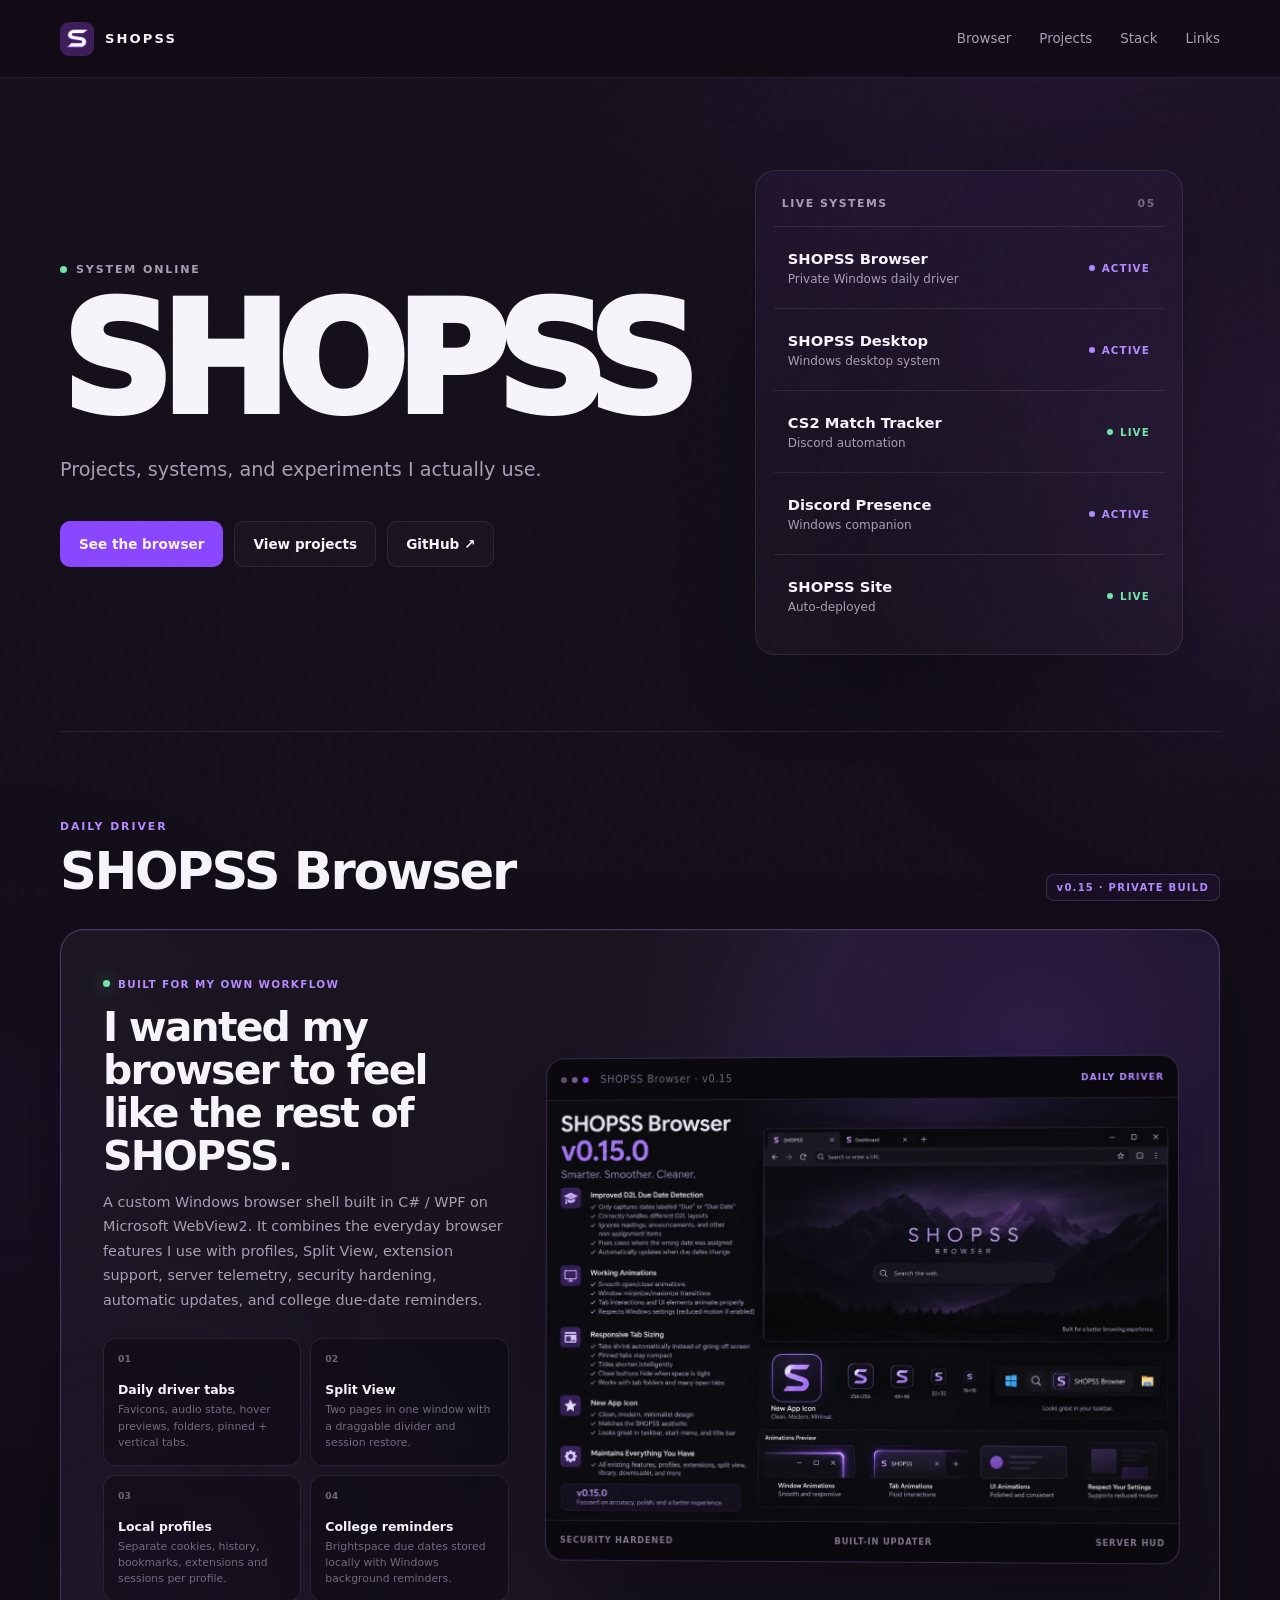
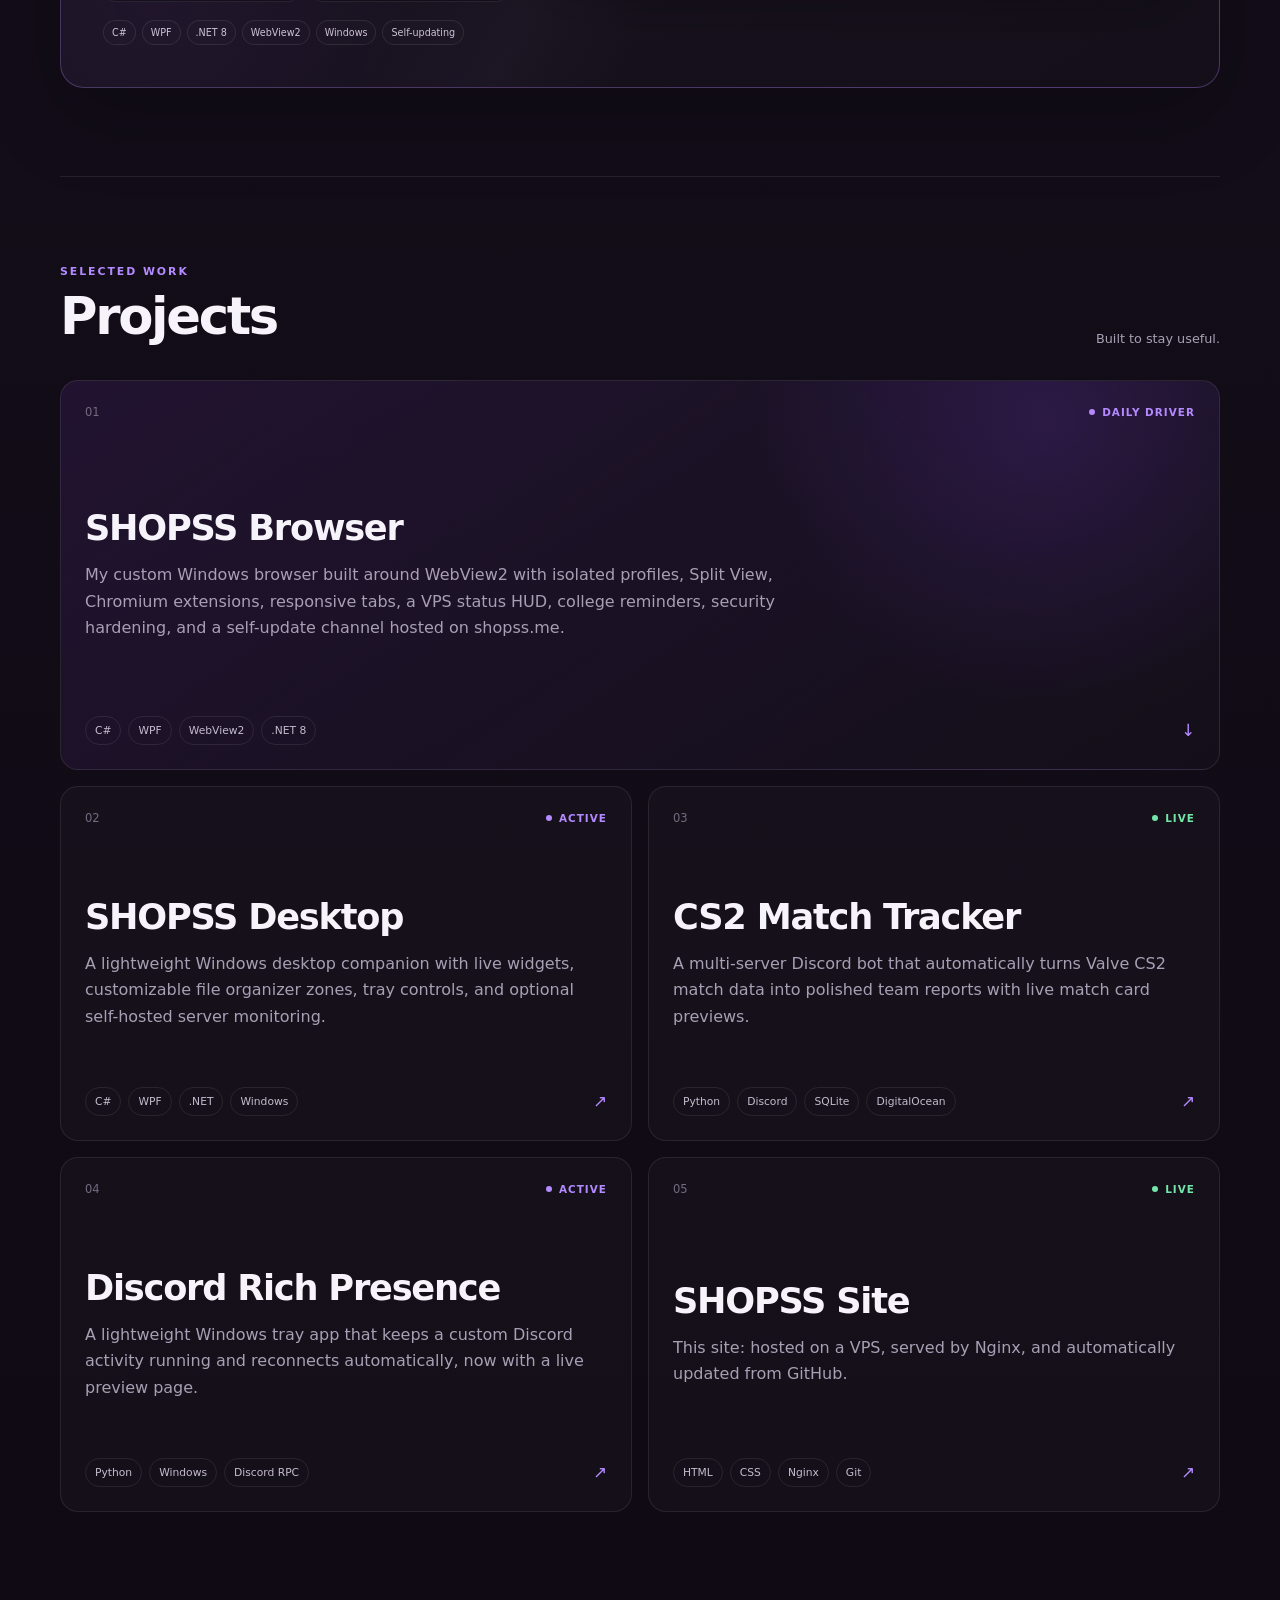
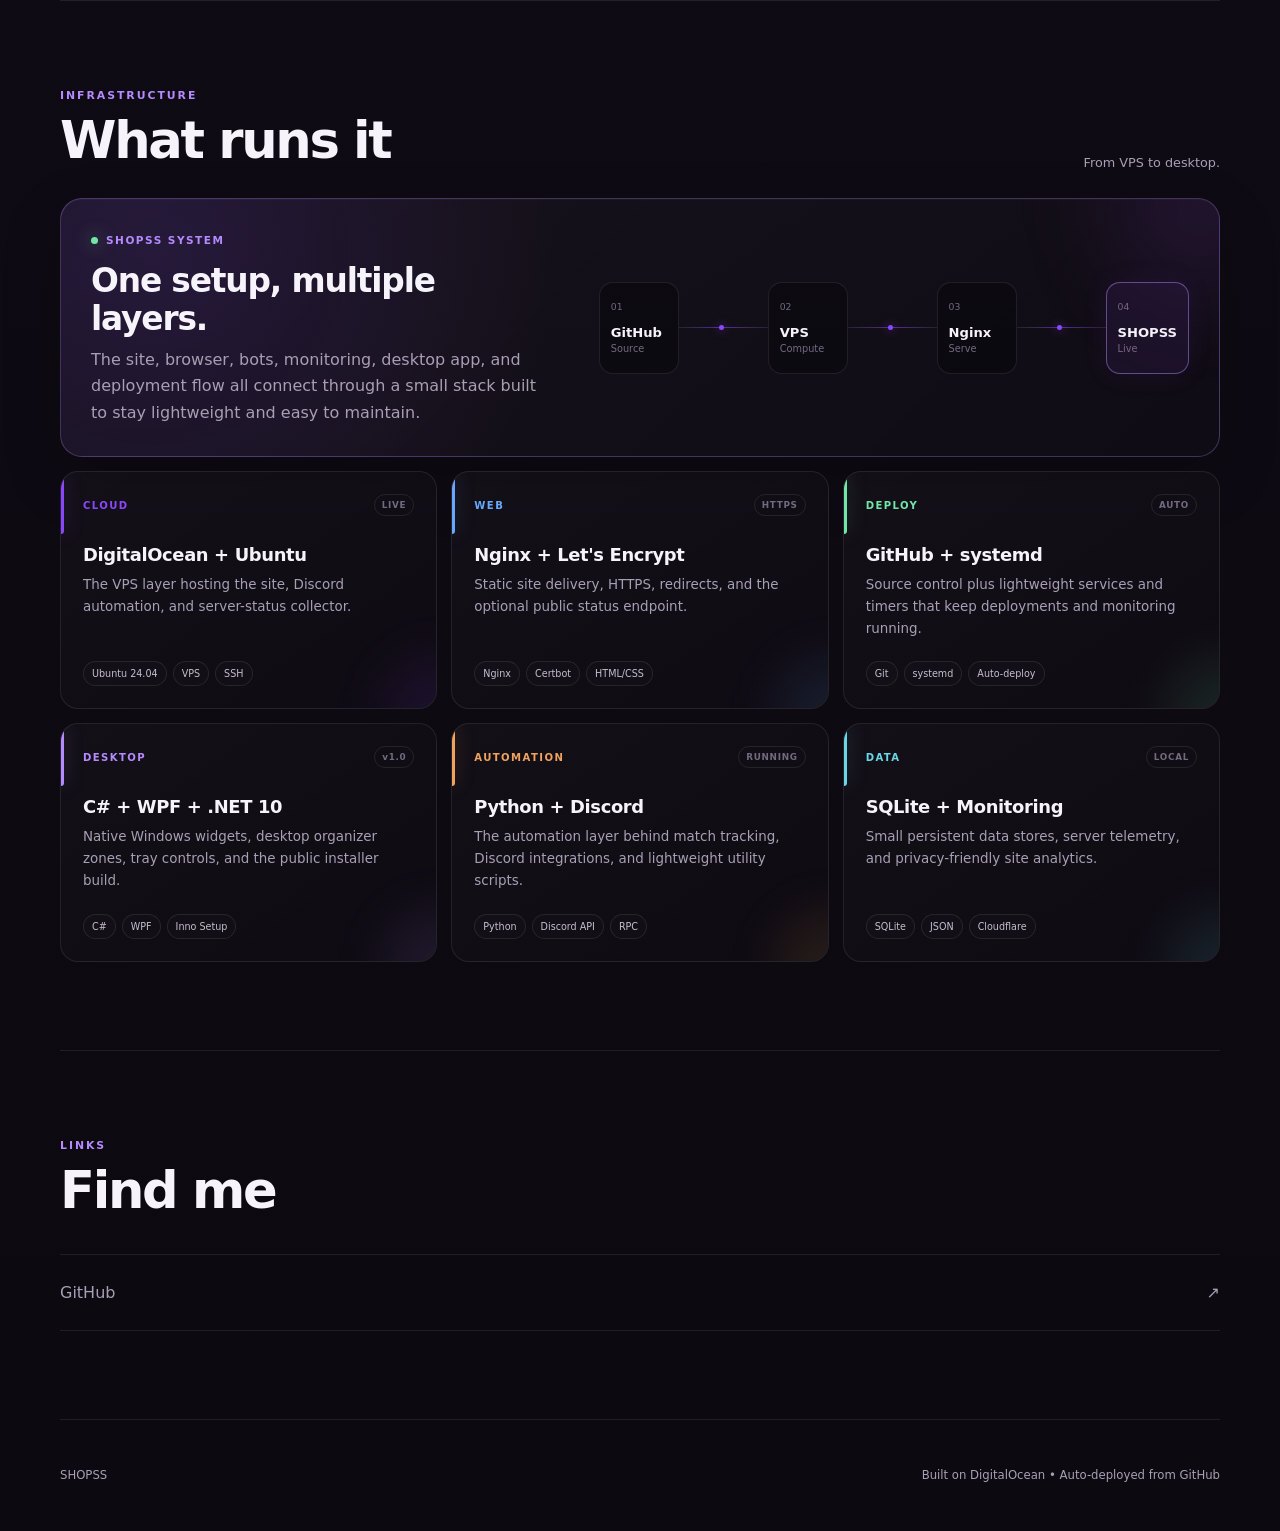
<file: index.html>
<!doctype html>
<html lang="en">
<head>
  <meta charset="utf-8">
  <meta name="viewport" content="width=device-width, initial-scale=1">
  <meta name="theme-color" content="#3C205B">
  <meta name="description" content="SHOPSS — projects, systems, and things I build.">
  <title>SHOPSS</title>
  <link rel="icon" href="assets/shopss-logo.png">
  <link rel="stylesheet" href="styles.css?v=2.9">
</head>
<body>
  <div class="noise" aria-hidden="true"></div>
  <div class="glow glow-one" aria-hidden="true"></div>
  <div class="glow glow-two" aria-hidden="true"></div>

  <header class="site-header">
    <a class="brand" href="#top">
      <img src="assets/shopss-logo.png" alt="">
      <span>SHOPSS</span>
    </a>

    <nav>
      <a href="#browser">Browser</a>
      <a href="#projects">Projects</a>
      <a href="#stack">Stack</a>
      <a href="#links">Links</a>
    </nav>
  </header>

  <main id="top">
    <section class="hero reveal">
      <div class="hero-left">
        <div class="eyebrow">
          <span class="pulse"></span>
          <span>SYSTEM ONLINE</span>
        </div>

        <h1>SHOPSS</h1>
        <p class="hero-copy">
          Projects, systems, and experiments I actually use.
        </p>

        <div class="hero-actions">
          <a class="btn primary" href="#browser">See the browser</a>
          <a class="btn secondary" href="#projects">View projects</a>
          <a class="btn secondary" href="https://github.com/OP2U" target="_blank" rel="noreferrer">GitHub ↗</a>
        </div>
      </div>

      <div class="hero-panel">
        <div class="panel-top">
          <span>LIVE SYSTEMS</span>
          <span class="panel-count">05</span>
        </div>

        <div class="system-row">
          <div>
            <strong>SHOPSS Browser</strong>
            <span>Private Windows daily driver</span>
          </div>
          <span class="status active">ACTIVE</span>
        </div>

        <div class="system-row">
          <div>
            <strong>SHOPSS Desktop</strong>
            <span>Windows desktop system</span>
          </div>
          <span class="status active">ACTIVE</span>
        </div>

        <div class="system-row">
          <div>
            <strong>CS2 Match Tracker</strong>
            <span>Discord automation</span>
          </div>
          <span class="status live">LIVE</span>
        </div>

        <div class="system-row">
          <div>
            <strong>Discord Presence</strong>
            <span>Windows companion</span>
          </div>
          <span class="status active">ACTIVE</span>
        </div>

        <div class="system-row">
          <div>
            <strong>SHOPSS Site</strong>
            <span>Auto-deployed</span>
          </div>
          <span class="status live">LIVE</span>
        </div>
      </div>
    </section>

    <section class="section browser-showcase reveal" id="browser">
      <div class="section-head browser-showcase-head">
        <div>
          <p class="kicker">DAILY DRIVER</p>
          <h2>SHOPSS Browser</h2>
        </div>
        <span class="browser-build">v0.15 · PRIVATE BUILD</span>
      </div>

      <div class="browser-stage">
        <div class="browser-copy">
          <span class="browser-live"><i></i> BUILT FOR MY OWN WORKFLOW</span>
          <h3>I wanted my browser to feel like the rest of SHOPSS.</h3>
          <p>
            A custom Windows browser shell built in C# / WPF on Microsoft WebView2. It combines
            the everyday browser features I use with profiles, Split View, extension support,
            server telemetry, security hardening, automatic updates, and college due-date reminders.
          </p>

          <div class="browser-feature-grid">
            <div class="browser-feature"><span>01</span><strong>Daily driver tabs</strong><small>Favicons, audio state, hover previews, folders, pinned + vertical tabs.</small></div>
            <div class="browser-feature"><span>02</span><strong>Split View</strong><small>Two pages in one window with a draggable divider and session restore.</small></div>
            <div class="browser-feature"><span>03</span><strong>Local profiles</strong><small>Separate cookies, history, bookmarks, extensions and sessions per profile.</small></div>
            <div class="browser-feature"><span>04</span><strong>College reminders</strong><small>Brightspace due dates stored locally with Windows background reminders.</small></div>
          </div>

          <div class="browser-tags">
            <span>C#</span><span>WPF</span><span>.NET 8</span><span>WebView2</span><span>Windows</span><span>Self-updating</span>
          </div>
        </div>

        <div class="browser-visual">
          <div class="browser-visual-top">
            <div class="window-dots"><i></i><i></i><i></i></div>
            <span>SHOPSS Browser · v0.15</span>
            <b>DAILY DRIVER</b>
          </div>
          <img src="assets/shopss-browser-v015.webp" alt="SHOPSS Browser v0.15 interface and feature showcase" loading="lazy">
          <div class="browser-visual-bottom">
            <span>SECURITY HARDENED</span>
            <span>BUILT-IN UPDATER</span>
            <span>SERVER HUD</span>
          </div>
        </div>
      </div>
    </section>

    <section class="section reveal" id="projects">
      <div class="section-head">
        <div>
          <p class="kicker">SELECTED WORK</p>
          <h2>Projects</h2>
        </div>
        <span class="section-note">Built to stay useful.</span>
      </div>

      <div class="projects-grid">
        <a class="project-card featured browser-project-card" href="#browser">
          <div class="project-meta">
            <span>01</span>
            <span class="status active">DAILY DRIVER</span>
          </div>

          <div class="project-main">
            <h3>SHOPSS Browser</h3>
            <p>
              My custom Windows browser built around WebView2 with isolated profiles, Split View,
              Chromium extensions, responsive tabs, a VPS status HUD, college reminders, security
              hardening, and a self-update channel hosted on shopss.me.
            </p>
          </div>

          <div class="project-footer">
            <div class="tags">
              <span>C#</span><span>WPF</span><span>WebView2</span><span>.NET 8</span>
            </div>
            <span class="open-arrow">↓</span>
          </div>
        </a>

        <a class="project-card" href="projects/shopss-desktop.html">
          <div class="project-meta">
            <span>02</span>
            <span class="status active">ACTIVE</span>
          </div>

          <div class="project-main">
            <h3>SHOPSS Desktop</h3>
            <p>
              A lightweight Windows desktop companion with live widgets, customizable
              file organizer zones, tray controls, and optional self-hosted server monitoring.
            </p>
          </div>

          <div class="project-footer">
            <div class="tags">
              <span>C#</span>
              <span>WPF</span>
              <span>.NET</span>
              <span>Windows</span>
            </div>
            <span class="open-arrow">↗</span>
          </div>
        </a>

        <a class="project-card" href="projects/cs2-match-tracker.html">
          <div class="project-meta">
            <span>03</span>
            <span class="status live">LIVE</span>
          </div>

          <div class="project-main">
            <h3>CS2 Match Tracker</h3>
            <p>
              A multi-server Discord bot that automatically turns Valve CS2 match data
              into polished team reports with live match card previews.
            </p>
          </div>

          <div class="project-footer">
            <div class="tags">
              <span>Python</span>
              <span>Discord</span>
              <span>SQLite</span>
              <span>DigitalOcean</span>
            </div>
            <span class="open-arrow">↗</span>
          </div>
        </a>

        <a class="project-card" href="projects/discord-presence.html">
          <div class="project-meta">
            <span>04</span>
            <span class="status active">ACTIVE</span>
          </div>

          <div class="project-main">
            <h3>Discord Rich Presence</h3>
            <p>
              A lightweight Windows tray app that keeps a custom Discord activity running
              and reconnects automatically, now with a live preview page.
            </p>
          </div>

          <div class="project-footer">
            <div class="tags">
              <span>Python</span>
              <span>Windows</span>
              <span>Discord RPC</span>
            </div>
            <span class="open-arrow">↗</span>
          </div>
        </a>

        <a class="project-card" href="https://github.com/OP2U/shopss-site" target="_blank" rel="noreferrer">
          <div class="project-meta">
            <span>05</span>
            <span class="status live">LIVE</span>
          </div>

          <div class="project-main">
            <h3>SHOPSS Site</h3>
            <p>
              This site: hosted on a VPS, served by Nginx, and automatically updated from GitHub.
            </p>
          </div>

          <div class="project-footer">
            <div class="tags">
              <span>HTML</span>
              <span>CSS</span>
              <span>Nginx</span>
              <span>Git</span>
            </div>
            <span class="open-arrow">↗</span>
          </div>
        </a>
      </div>
    </section>

    <section class="section reveal stack-section" id="stack">
      <div class="section-head stack-head">
        <div>
          <p class="kicker">INFRASTRUCTURE</p>
          <h2>What runs it</h2>
        </div>
        <span class="section-note">From VPS to desktop.</span>
      </div>

      <div class="stack-overview">
        <div class="stack-overview-copy">
          <span class="stack-live"><i></i> SHOPSS SYSTEM</span>
          <h3>One setup, multiple layers.</h3>
          <p>
            The site, browser, bots, monitoring, desktop app, and deployment flow all connect through
            a small stack built to stay lightweight and easy to maintain.
          </p>
        </div>

        <div class="stack-route" aria-label="SHOPSS infrastructure flow">
          <div class="route-node">
            <span>01</span>
            <strong>GitHub</strong>
            <small>Source</small>
          </div>
          <div class="route-line"><b></b></div>
          <div class="route-node">
            <span>02</span>
            <strong>VPS</strong>
            <small>Compute</small>
          </div>
          <div class="route-line"><b></b></div>
          <div class="route-node">
            <span>03</span>
            <strong>Nginx</strong>
            <small>Serve</small>
          </div>
          <div class="route-line"><b></b></div>
          <div class="route-node active">
            <span>04</span>
            <strong>SHOPSS</strong>
            <small>Live</small>
          </div>
        </div>
      </div>

      <div class="stack-system-grid">
        <article class="stack-card accent-purple">
          <div class="stack-card-top">
            <span class="stack-code">CLOUD</span>
            <span class="stack-state">LIVE</span>
          </div>
          <h3>DigitalOcean + Ubuntu</h3>
          <p>The VPS layer hosting the site, Discord automation, and server-status collector.</p>
          <div class="stack-tags">
            <span>Ubuntu 24.04</span>
            <span>VPS</span>
            <span>SSH</span>
          </div>
        </article>

        <article class="stack-card accent-blue">
          <div class="stack-card-top">
            <span class="stack-code">WEB</span>
            <span class="stack-state">HTTPS</span>
          </div>
          <h3>Nginx + Let's Encrypt</h3>
          <p>Static site delivery, HTTPS, redirects, and the optional public status endpoint.</p>
          <div class="stack-tags">
            <span>Nginx</span>
            <span>Certbot</span>
            <span>HTML/CSS</span>
          </div>
        </article>

        <article class="stack-card accent-green">
          <div class="stack-card-top">
            <span class="stack-code">DEPLOY</span>
            <span class="stack-state">AUTO</span>
          </div>
          <h3>GitHub + systemd</h3>
          <p>Source control plus lightweight services and timers that keep deployments and monitoring running.</p>
          <div class="stack-tags">
            <span>Git</span>
            <span>systemd</span>
            <span>Auto-deploy</span>
          </div>
        </article>

        <article class="stack-card accent-violet">
          <div class="stack-card-top">
            <span class="stack-code">DESKTOP</span>
            <span class="stack-state">v1.0</span>
          </div>
          <h3>C# + WPF + .NET 10</h3>
          <p>Native Windows widgets, desktop organizer zones, tray controls, and the public installer build.</p>
          <div class="stack-tags">
            <span>C#</span>
            <span>WPF</span>
            <span>Inno Setup</span>
          </div>
        </article>

        <article class="stack-card accent-orange">
          <div class="stack-card-top">
            <span class="stack-code">AUTOMATION</span>
            <span class="stack-state">RUNNING</span>
          </div>
          <h3>Python + Discord</h3>
          <p>The automation layer behind match tracking, Discord integrations, and lightweight utility scripts.</p>
          <div class="stack-tags">
            <span>Python</span>
            <span>Discord API</span>
            <span>RPC</span>
          </div>
        </article>

        <article class="stack-card accent-cyan">
          <div class="stack-card-top">
            <span class="stack-code">DATA</span>
            <span class="stack-state">LOCAL</span>
          </div>
          <h3>SQLite + Monitoring</h3>
          <p>Small persistent data stores, server telemetry, and privacy-friendly site analytics.</p>
          <div class="stack-tags">
            <span>SQLite</span>
            <span>JSON</span>
            <span>Cloudflare</span>
          </div>
        </article>
      </div>
    </section>

    <section class="section links-section reveal" id="links">
      <div class="section-head">
        <div>
          <p class="kicker">LINKS</p>
          <h2>Find me</h2>
        </div>
      </div>

      <div class="link-list">
        <a href="https://github.com/OP2U" target="_blank" rel="noreferrer">
          <span>GitHub</span>
          <span>↗</span>
        </a>
      </div>
    </section>
  </main>

  <footer>
    <span>SHOPSS</span>
    <span>Built on DigitalOcean • Auto-deployed from GitHub</span>
  </footer>

  <script>
    const observer = new IntersectionObserver((entries) => {
      for (const entry of entries) {
        if (entry.isIntersecting) entry.target.classList.add('visible');
      }
    }, { threshold: 0.12 });

    document.querySelectorAll('.reveal').forEach((el) => observer.observe(el));
  </script>
  <!-- Cloudflare Web Analytics --><script type='module' src='https://static.cloudflareinsights.com/beacon.min.js' data-cf-beacon='{"token": "be7c877c55914dae92224637ea826878"}'></script><!-- End Cloudflare Web Analytics -->
</body>
</html>
</file>
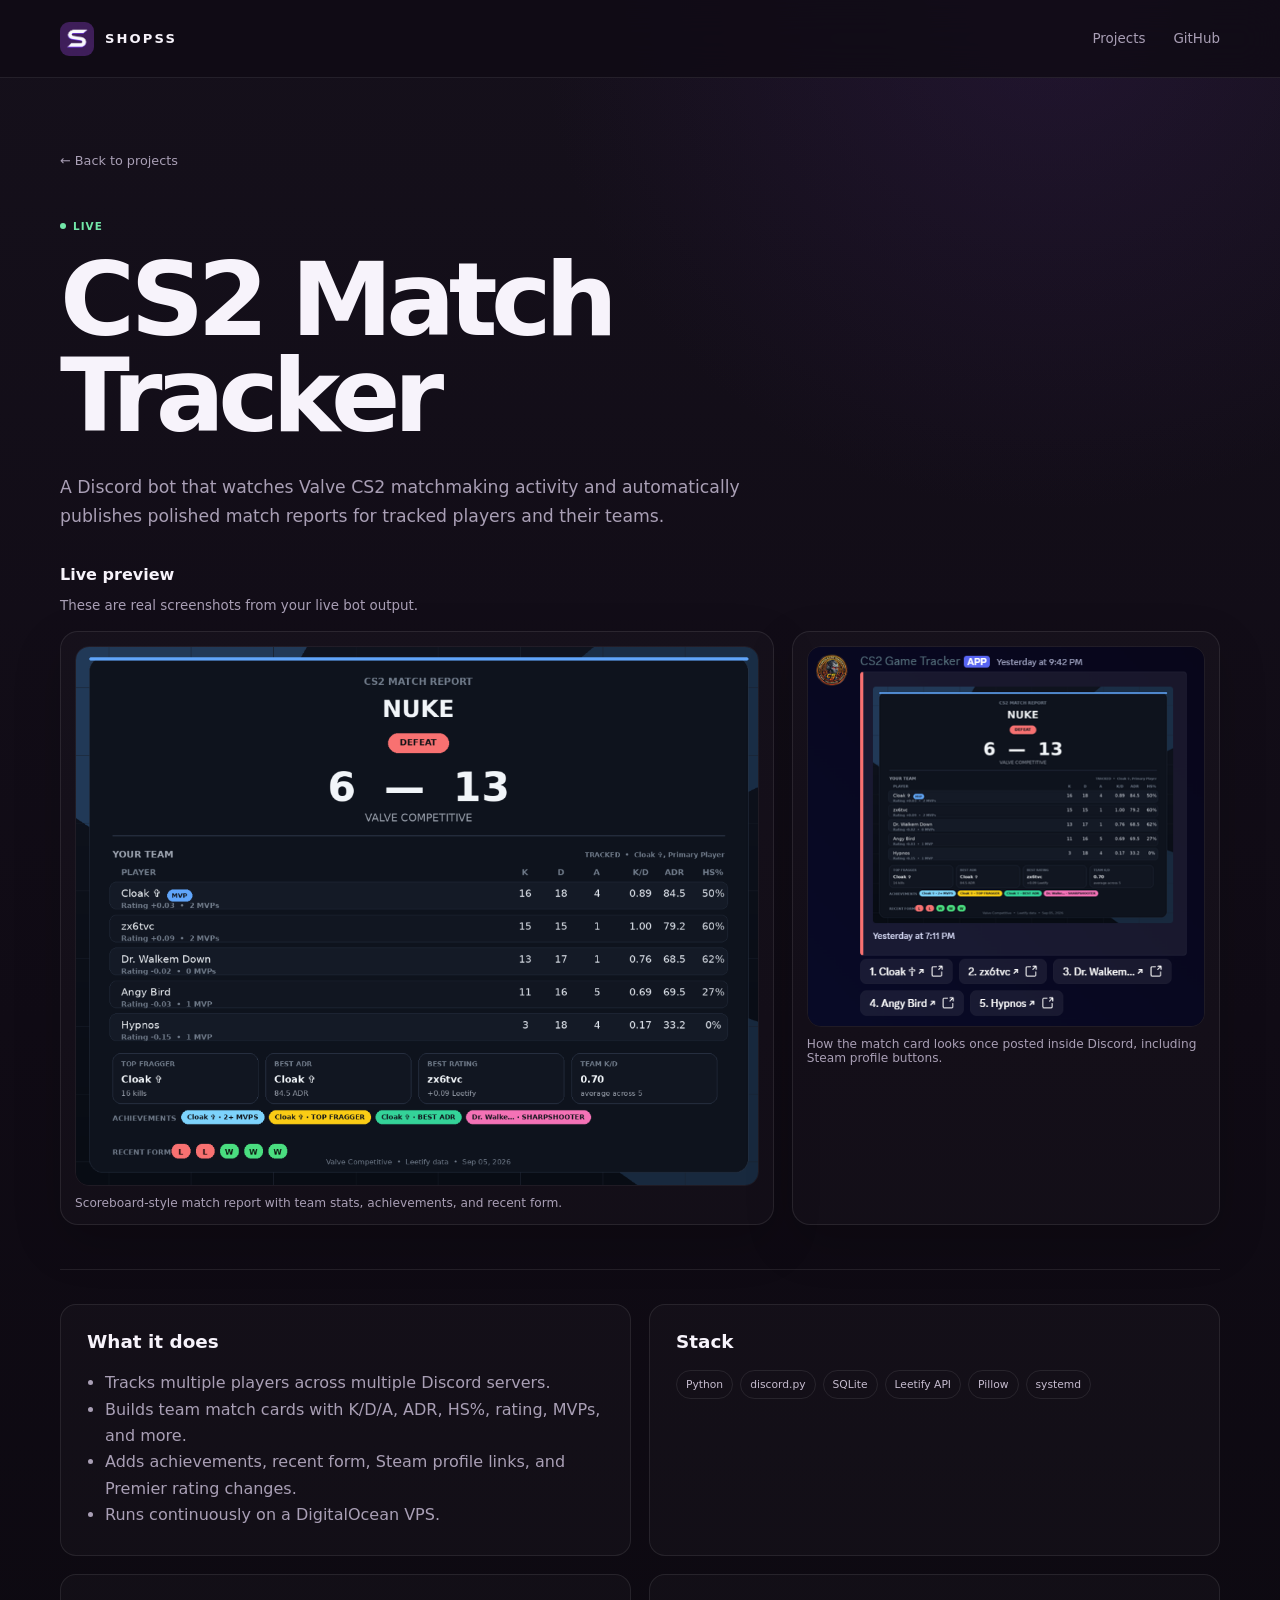
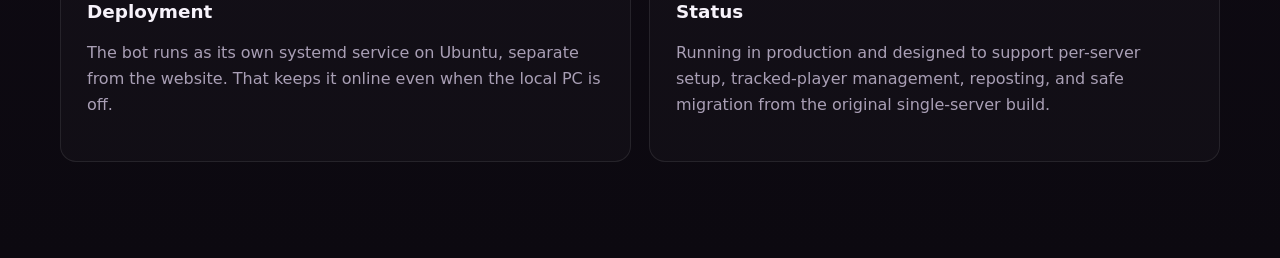
<file: projects/cs2-match-tracker.html>
<!doctype html>
<html lang="en">
<head>
  <meta charset="utf-8">
  <meta name="viewport" content="width=device-width, initial-scale=1">
  <meta name="theme-color" content="#3C205B">
  <title>CS2 Match Tracker — SHOPSS</title>
  <link rel="icon" href="../assets/shopss-logo.png">
  <link rel="stylesheet" href="project.css?v=2.2">
</head>
<body>
  <header class="site-header">
    <a class="brand" href="../index.html">
      <img src="../assets/shopss-logo.png" alt="">
      <span>SHOPSS</span>
    </a>
    <nav><a href="../index.html#projects">Projects</a><a href="https://github.com/OP2U" target="_blank" rel="noreferrer">GitHub</a></nav>
  </header>

  <main class="project-page">
    <a class="project-back" href="../index.html#projects">← Back to projects</a>

    <section class="project-hero">
      <span class="status live">LIVE</span>
      <h1>CS2 Match Tracker</h1>
      <p class="project-lead">
        A Discord bot that watches Valve CS2 matchmaking activity and automatically
        publishes polished match reports for tracked players and their teams.
      </p>

      <section class="project-media">
        <h2>Live preview</h2>
        <p class="lead-note">These are real screenshots from your live bot output.</p>

        <div class="project-media-grid">
          <div class="preview-card">
            <img src="../assets/projects/cs2-match-tracker.png" alt="CS2 match tracker scoreboard preview">
            <small>Scoreboard-style match report with team stats, achievements, and recent form.</small>
          </div>

          <div class="preview-card">
            <img src="../assets/projects/cs2-discord-post.png" alt="CS2 match tracker Discord message preview">
            <small>How the match card looks once posted inside Discord, including Steam profile buttons.</small>
          </div>
        </div>
      </section>
    </section>

    <section class="project-detail-grid">
      <article class="detail-card">
        <h2>What it does</h2>
        <ul>
          <li>Tracks multiple players across multiple Discord servers.</li>
          <li>Builds team match cards with K/D/A, ADR, HS%, rating, MVPs, and more.</li>
          <li>Adds achievements, recent form, Steam profile links, and Premier rating changes.</li>
          <li>Runs continuously on a DigitalOcean VPS.</li>
        </ul>
      </article>

      <article class="detail-card">
        <h2>Stack</h2>
        <div class="tags">
          <span>Python</span>
          <span>discord.py</span>
          <span>SQLite</span>
          <span>Leetify API</span>
          <span>Pillow</span>
          <span>systemd</span>
        </div>
      </article>

      <article class="detail-card">
        <h2>Deployment</h2>
        <p>
          The bot runs as its own systemd service on Ubuntu, separate from the website.
          That keeps it online even when the local PC is off.
        </p>
      </article>

      <article class="detail-card">
        <h2>Status</h2>
        <p>
          Running in production and designed to support per-server setup, tracked-player
          management, reposting, and safe migration from the original single-server build.
        </p>
      </article>
    </section>
  </main>
  <!-- Cloudflare Web Analytics --><script type='module' src='https://static.cloudflareinsights.com/beacon.min.js' data-cf-beacon='{"token": "be7c877c55914dae92224637ea826878"}'></script><!-- End Cloudflare Web Analytics -->
</body>
</html>
</file>
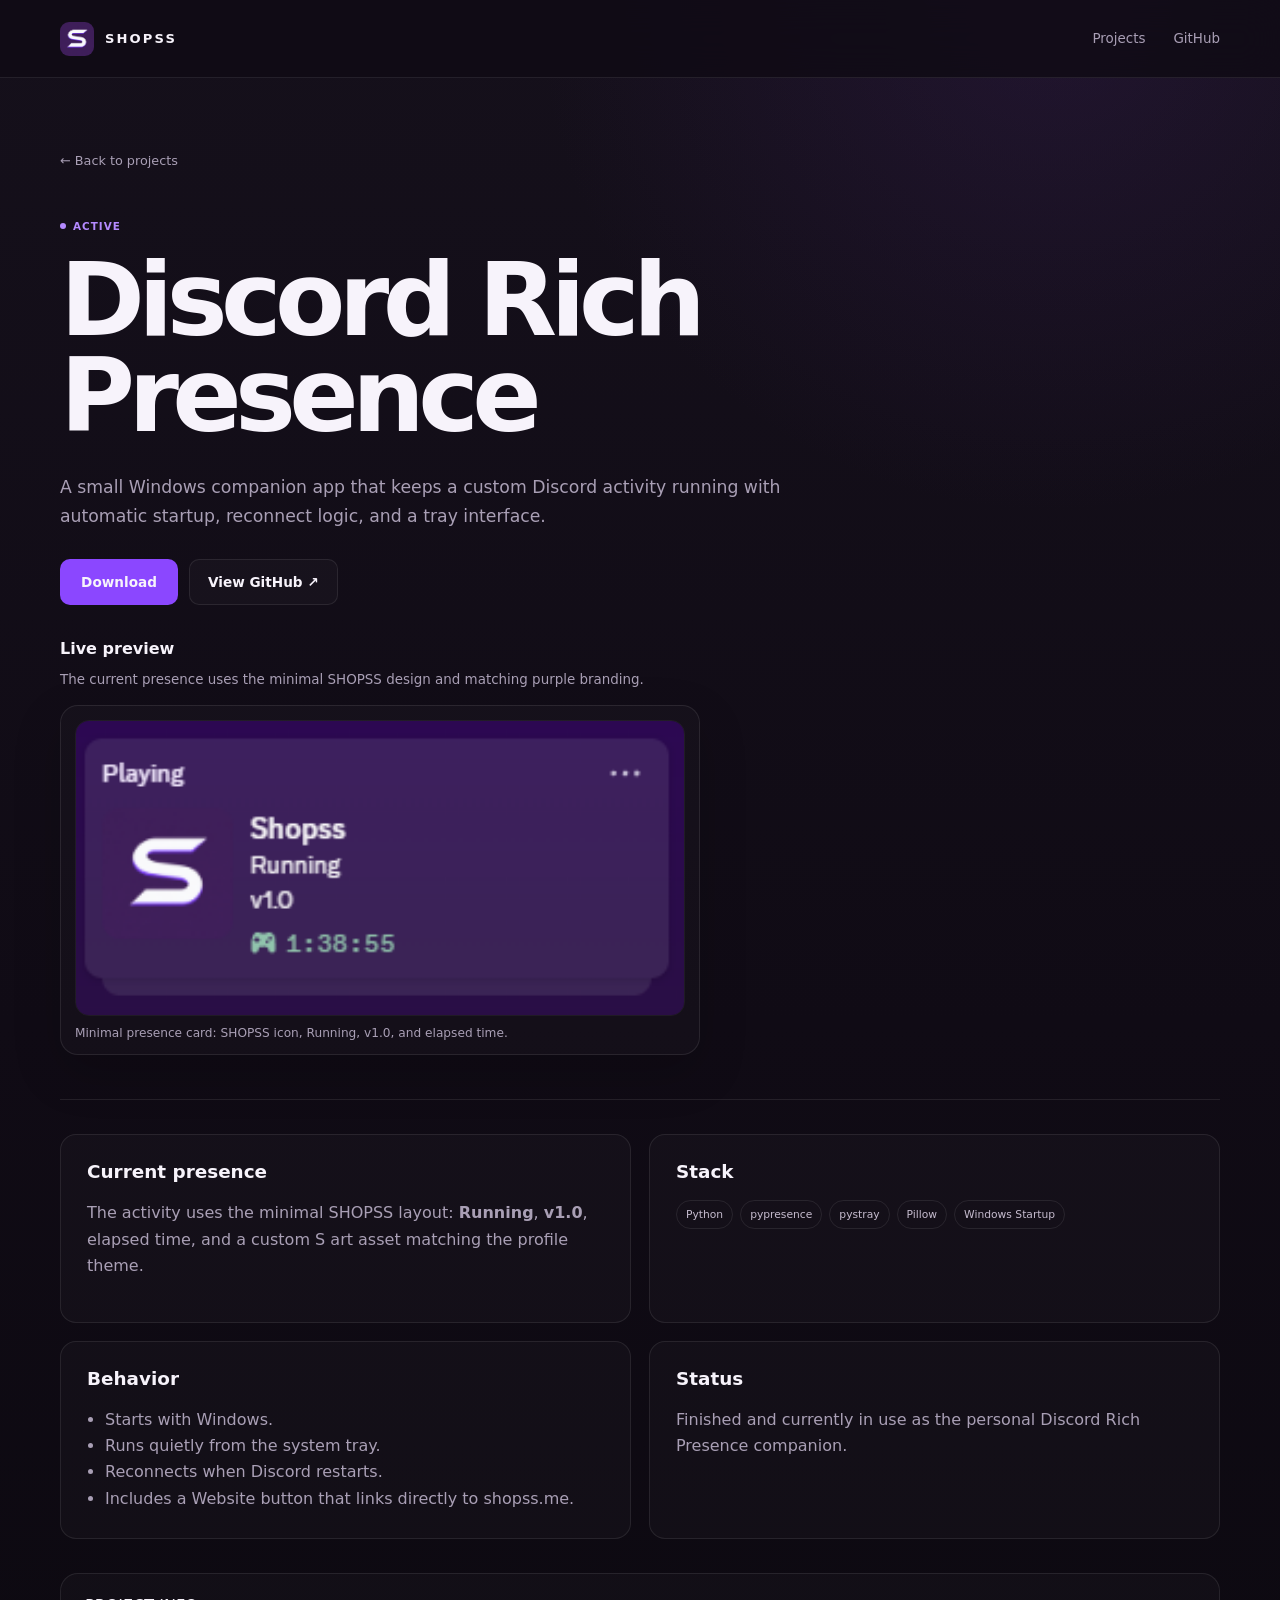
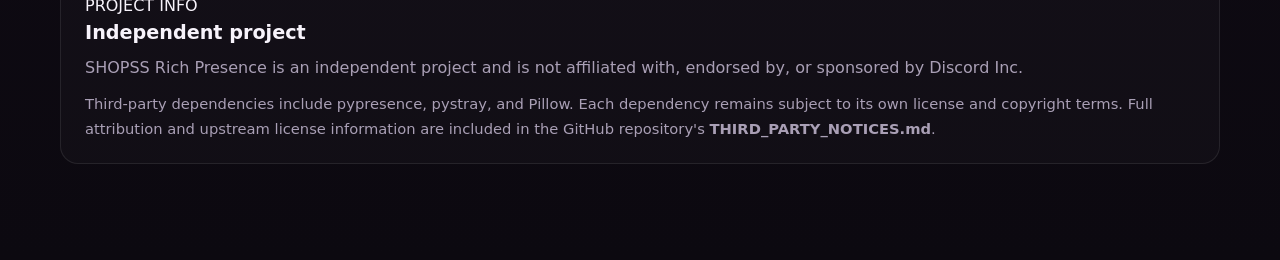
<file: projects/discord-presence.html>
<!doctype html>
<html lang="en">
<head>
  <meta charset="utf-8">
  <meta name="viewport" content="width=device-width, initial-scale=1">
  <meta name="theme-color" content="#3C205B">
  <title>Discord Rich Presence — SHOPSS</title>
  <link rel="icon" href="../assets/shopss-logo.png">
  <link rel="stylesheet" href="project.css?v=2.5">
</head>
<body>
  <header class="site-header">
    <a class="brand" href="../index.html">
      <img src="../assets/shopss-logo.png" alt="">
      <span>SHOPSS</span>
    </a>
    <nav><a href="../index.html#projects">Projects</a><a href="https://github.com/OP2U" target="_blank" rel="noreferrer">GitHub</a></nav>
  </header>

  <main class="project-page">
    <a class="project-back" href="../index.html#projects">← Back to projects</a>

    <section class="project-hero">
      <span class="status active">ACTIVE</span>
      <h1>Discord Rich Presence</h1>
      <p class="project-lead">
        A small Windows companion app that keeps a custom Discord activity running with
        automatic startup, reconnect logic, and a tray interface.
      </p>

      <div class="project-actions">
        <a class="btn primary"
           href="https://github.com/OP2U/shopss-rich-presence/archive/refs/heads/main.zip">
          Download
        </a>
        <a class="btn secondary"
           href="https://github.com/OP2U/shopss-rich-presence"
           target="_blank"
           rel="noreferrer">
          View GitHub ↗
        </a>
      </div>

      <section class="project-media">
        <h2>Live preview</h2>
        <p class="lead-note">The current presence uses the minimal SHOPSS design and matching purple branding.</p>

        <div class="preview-card" style="max-width: 640px;">
          <img src="../assets/projects/discord-rich-presence.png" alt="Discord rich presence preview">
          <small>Minimal presence card: SHOPSS icon, Running, v1.0, and elapsed time.</small>
        </div>
      </section>
    </section>

    <section class="project-detail-grid">
      <article class="detail-card">
        <h2>Current presence</h2>
        <p>
          The activity uses the minimal SHOPSS layout: <strong>Running</strong>,
          <strong>v1.0</strong>, elapsed time, and a custom S art asset matching the profile theme.
        </p>
      </article>

      <article class="detail-card">
        <h2>Stack</h2>
        <div class="tags">
          <span>Python</span>
          <span>pypresence</span>
          <span>pystray</span>
          <span>Pillow</span>
          <span>Windows Startup</span>
        </div>
      </article>

      <article class="detail-card">
        <h2>Behavior</h2>
        <ul>
          <li>Starts with Windows.</li>
          <li>Runs quietly from the system tray.</li>
          <li>Reconnects when Discord restarts.</li>
          <li>Includes a Website button that links directly to shopss.me.</li>
        </ul>
      </article>

      <article class="detail-card">
        <h2>Status</h2>
        <p>
          Finished and currently in use as the personal Discord Rich Presence companion.
        </p>
      </article>
    </section>
  
      <section class="legal-note" aria-labelledby="legal-title">
        <div class="section-kicker">PROJECT INFO</div>
        <h2 id="legal-title">Independent project</h2>
        <p>
          SHOPSS Rich Presence is an independent project and is not affiliated with,
          endorsed by, or sponsored by Discord Inc.
        </p>
        <p class="legal-small">
          Third-party dependencies include pypresence, pystray, and Pillow. Each
          dependency remains subject to its own license and copyright terms. Full
          attribution and upstream license information are included in the GitHub
          repository's <strong>THIRD_PARTY_NOTICES.md</strong>.
        </p>
      </section>

    </main>
  <!-- Cloudflare Web Analytics --><script type='module' src='https://static.cloudflareinsights.com/beacon.min.js' data-cf-beacon='{"token": "be7c877c55914dae92224637ea826878"}'></script><!-- End Cloudflare Web Analytics -->
</body>
</html>
</file>
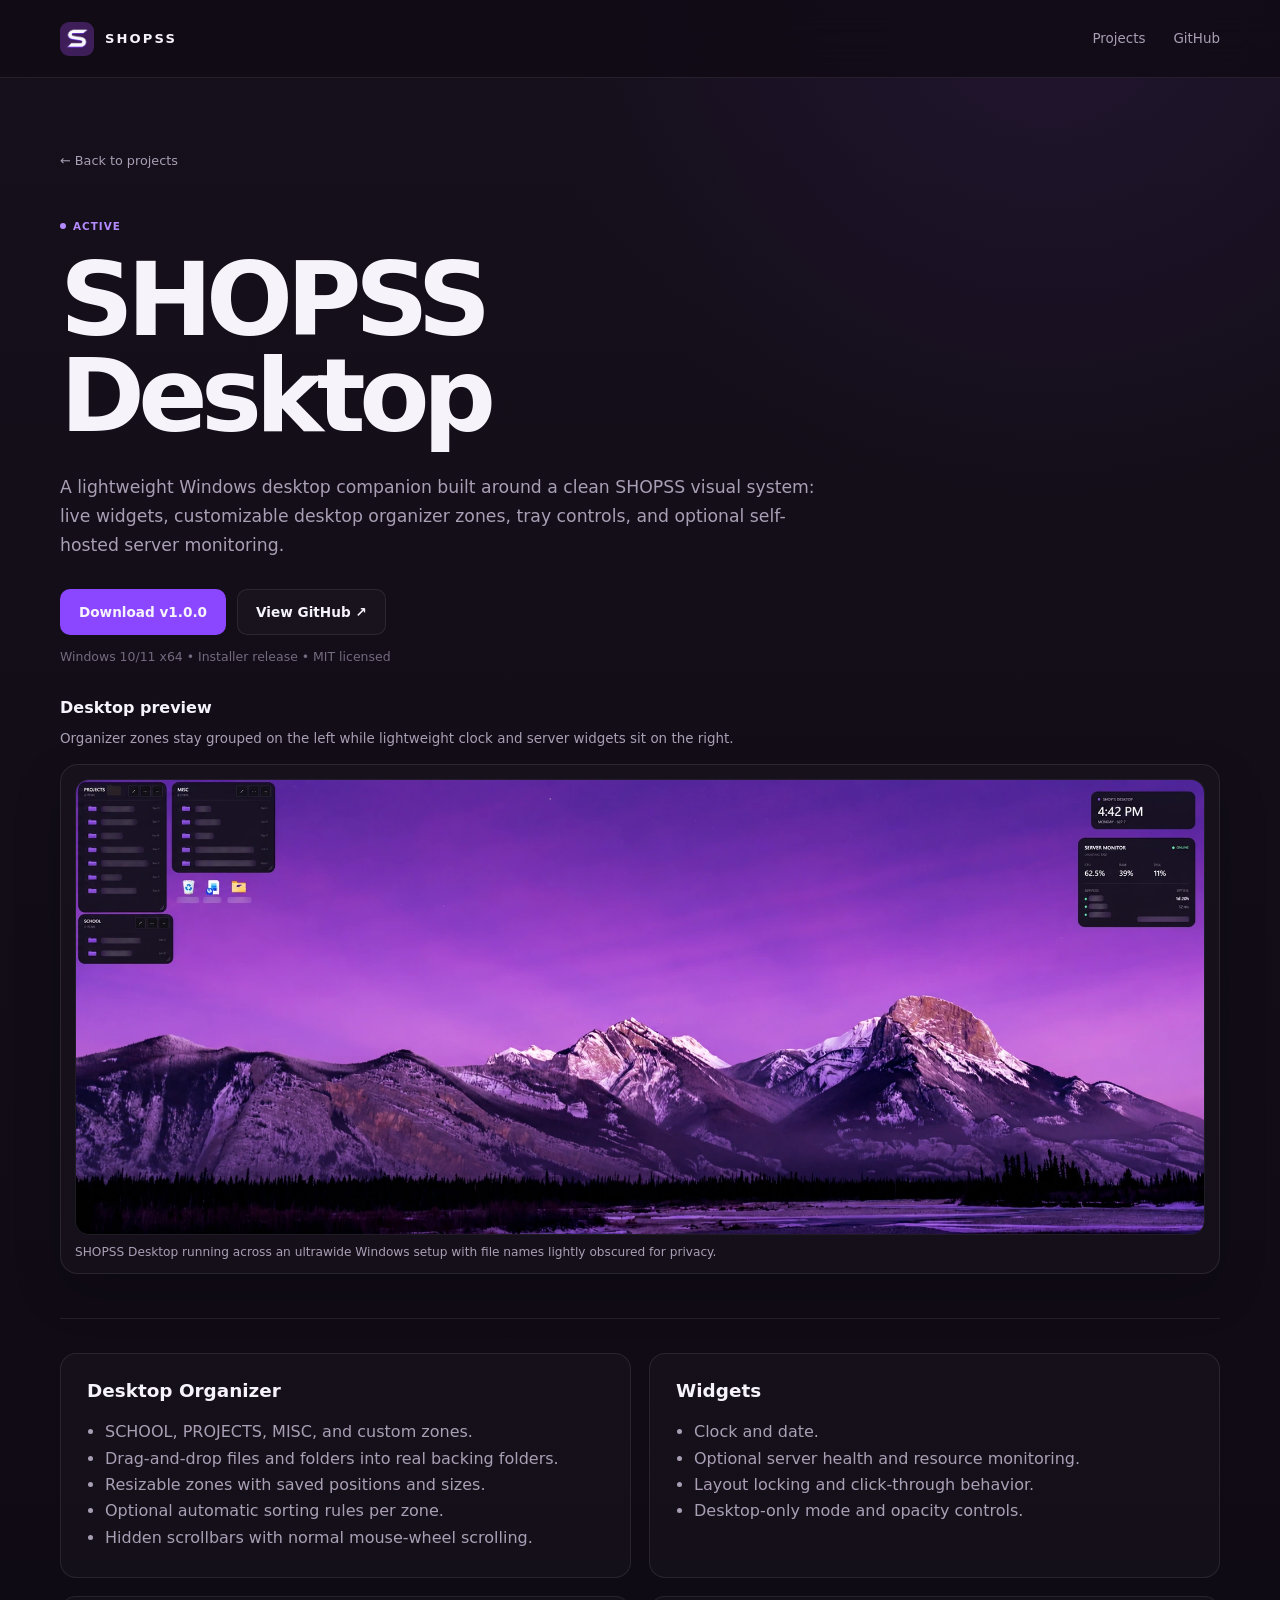
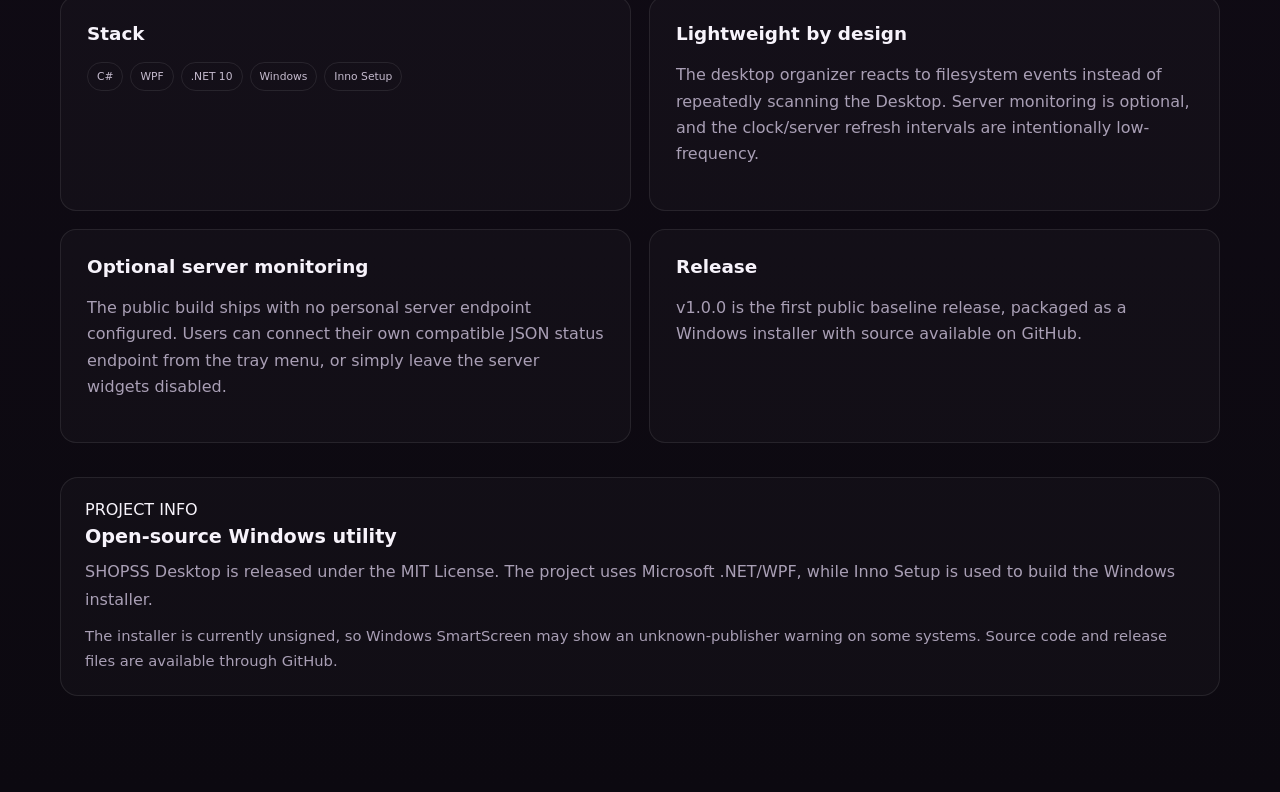
<file: projects/shopss-desktop.html>
<!doctype html>
<html lang="en">
<head>
  <meta charset="utf-8">
  <meta name="viewport" content="width=device-width, initial-scale=1">
  <meta name="theme-color" content="#3C205B">
  <meta name="description" content="SHOPSS Desktop — lightweight Windows widgets, desktop organizer, and optional server monitoring.">
  <title>SHOPSS Desktop — SHOPSS</title>
  <link rel="icon" href="../assets/shopss-logo.png">
  <link rel="stylesheet" href="project.css?v=2.6">
</head>
<body>
  <header class="site-header">
    <a class="brand" href="../index.html">
      <img src="../assets/shopss-logo.png" alt="">
      <span>SHOPSS</span>
    </a>
    <nav>
      <a href="../index.html#projects">Projects</a>
      <a href="https://github.com/OP2U/shopss-desktop" target="_blank" rel="noreferrer">GitHub</a>
    </nav>
  </header>

  <main class="project-page">
    <a class="project-back" href="../index.html#projects">← Back to projects</a>

    <section class="project-hero">
      <span class="status active">ACTIVE</span>
      <h1>SHOPSS Desktop</h1>
      <p class="project-lead">
        A lightweight Windows desktop companion built around a clean SHOPSS visual system:
        live widgets, customizable desktop organizer zones, tray controls, and optional
        self-hosted server monitoring.
      </p>

      <div class="project-actions">
        <a class="btn primary"
           href="https://github.com/OP2U/shopss-desktop/releases/download/v1.0.0/SHOPSS-Desktop-Setup-v1.0.0.exe">
          Download v1.0.0
        </a>
        <a class="btn secondary"
           href="https://github.com/OP2U/shopss-desktop"
           target="_blank"
           rel="noreferrer">
          View GitHub ↗
        </a>
      </div>
      <p class="download-note">Windows 10/11 x64 • Installer release • MIT licensed</p>

      <section class="project-media wide">
        <h2>Desktop preview</h2>
        <p class="lead-note">Organizer zones stay grouped on the left while lightweight clock and server widgets sit on the right.</p>
        <div class="preview-card">
          <img src="../assets/projects/shopss-desktop.webp" alt="SHOPSS Desktop organizer zones and widgets on a Windows desktop">
          <small>SHOPSS Desktop running across an ultrawide Windows setup with file names lightly obscured for privacy.</small>
        </div>
      </section>
    </section>

    <section class="project-detail-grid">
      <article class="detail-card">
        <h2>Desktop Organizer</h2>
        <ul>
          <li>SCHOOL, PROJECTS, MISC, and custom zones.</li>
          <li>Drag-and-drop files and folders into real backing folders.</li>
          <li>Resizable zones with saved positions and sizes.</li>
          <li>Optional automatic sorting rules per zone.</li>
          <li>Hidden scrollbars with normal mouse-wheel scrolling.</li>
        </ul>
      </article>

      <article class="detail-card">
        <h2>Widgets</h2>
        <ul>
          <li>Clock and date.</li>
          <li>Optional server health and resource monitoring.</li>
          <li>Layout locking and click-through behavior.</li>
          <li>Desktop-only mode and opacity controls.</li>
        </ul>
      </article>

      <article class="detail-card">
        <h2>Stack</h2>
        <div class="tags">
          <span>C#</span>
          <span>WPF</span>
          <span>.NET 10</span>
          <span>Windows</span>
          <span>Inno Setup</span>
        </div>
      </article>

      <article class="detail-card">
        <h2>Lightweight by design</h2>
        <p>
          The desktop organizer reacts to filesystem events instead of repeatedly scanning
          the Desktop. Server monitoring is optional, and the clock/server refresh intervals
          are intentionally low-frequency.
        </p>
      </article>

      <article class="detail-card">
        <h2>Optional server monitoring</h2>
        <p>
          The public build ships with no personal server endpoint configured. Users can
          connect their own compatible JSON status endpoint from the tray menu, or simply
          leave the server widgets disabled.
        </p>
      </article>

      <article class="detail-card">
        <h2>Release</h2>
        <p>
          v1.0.0 is the first public baseline release, packaged as a Windows installer with
          source available on GitHub.
        </p>
      </article>
    </section>

    <section class="legal-note" aria-labelledby="legal-title">
      <div class="section-kicker">PROJECT INFO</div>
      <h2 id="legal-title">Open-source Windows utility</h2>
      <p>
        SHOPSS Desktop is released under the MIT License. The project uses Microsoft .NET/WPF,
        while Inno Setup is used to build the Windows installer.
      </p>
      <p class="legal-small">
        The installer is currently unsigned, so Windows SmartScreen may show an unknown-publisher
        warning on some systems. Source code and release files are available through GitHub.
      </p>
    </section>
  </main>

  <!-- Cloudflare Web Analytics --><script type='module' src='https://static.cloudflareinsights.com/beacon.min.js' data-cf-beacon='{"token": "be7c877c55914dae92224637ea826878"}'></script><!-- End Cloudflare Web Analytics -->
</body>
</html>
</file>
<file: styles.css>
:root {
  --bg: #100b15;
  --bg-2: #15101b;
  --purple: #3C205B;
  --purple-2: #6f39a5;
  --accent: #8b47ff;
  --accent-soft: #b48aff;
  --text: #f7f3fb;
  --muted: #a99fb5;
  --muted-2: #746a80;
  --border: rgba(255,255,255,.085);
  --border-hi: rgba(180,138,255,.30);
  --panel: rgba(255,255,255,.025);
  --green: #72e6a8;
}

* { box-sizing: border-box; }
html { scroll-behavior: smooth; }

body {
  margin: 0;
  color: var(--text);
  background:
    radial-gradient(circle at 82% 0%, rgba(60,32,91,.32), transparent 32rem),
    linear-gradient(180deg, var(--bg-2) 0%, var(--bg) 55%, #0c0910 100%);
  font-family: Inter, ui-sans-serif, system-ui, -apple-system, BlinkMacSystemFont, "Segoe UI", sans-serif;
  -webkit-font-smoothing: antialiased;
  overflow-x: hidden;
}

a { color: inherit; text-decoration: none; }

.noise {
  position: fixed;
  inset: 0;
  pointer-events: none;
  opacity: .025;
  z-index: -1;
  background-image: url("data:image/svg+xml,%3Csvg viewBox='0 0 180 180' xmlns='http://www.w3.org/2000/svg'%3E%3Cfilter id='n'%3E%3CfeTurbulence type='fractalNoise' baseFrequency='.9' numOctaves='2' stitchTiles='stitch'/%3E%3C/filter%3E%3Crect width='100%25' height='100%25' filter='url(%23n)' opacity='.7'/%3E%3C/svg%3E");
}

.glow {
  position: fixed;
  border-radius: 999px;
  filter: blur(110px);
  pointer-events: none;
  z-index: -2;
}

.glow-one {
  width: 28rem;
  height: 28rem;
  top: 18rem;
  right: -12rem;
  background: rgba(111,57,165,.16);
}

.glow-two {
  width: 22rem;
  height: 22rem;
  left: -11rem;
  top: 62rem;
  background: rgba(60,32,91,.18);
}

main, footer {
  width: min(1160px, calc(100% - 40px));
  margin-inline: auto;
}

.site-header {
  position: sticky;
  top: 0;
  z-index: 50;
  width: 100%;
  height: 78px;
  margin: 0;
  padding-inline: max(20px, calc((100vw - 1160px) / 2));
  display: flex;
  align-items: center;
  justify-content: space-between;
  background: rgba(16,11,21,.84);
  backdrop-filter: blur(18px);
  -webkit-backdrop-filter: blur(18px);
  border-bottom: 1px solid var(--border);
}

.brand {
  display: flex;
  align-items: center;
  gap: 11px;
  font-size: .82rem;
  font-weight: 900;
  letter-spacing: .16em;
}

.brand img {
  width: 34px;
  height: 34px;
  border-radius: 9px;
}

nav {
  display: flex;
  gap: 28px;
}

nav a {
  color: var(--muted);
  font-size: .84rem;
  transition: color .15s ease;
}

nav a:hover { color: var(--text); }

.hero {
  min-height: 650px;
  display: grid;
  grid-template-columns: 1.08fr .92fr;
  align-items: center;
  gap: 70px;
  padding: 92px 0 76px;
  border-bottom: 1px solid var(--border);
}

.eyebrow {
  display: inline-flex;
  align-items: center;
  gap: 9px;
  color: var(--muted);
  font-size: .69rem;
  font-weight: 800;
  letter-spacing: .17em;
}

.pulse {
  width: 7px;
  height: 7px;
  border-radius: 50%;
  background: var(--green);
  box-shadow: 0 0 0 0 rgba(114,230,168,.45);
  animation: pulse 2.1s infinite;
}

@keyframes pulse {
  0% { box-shadow: 0 0 0 0 rgba(114,230,168,.38); }
  70% { box-shadow: 0 0 0 9px rgba(114,230,168,0); }
  100% { box-shadow: 0 0 0 0 rgba(114,230,168,0); }
}

.hero h1 {
  margin: 18px 0 0;
  font-size: clamp(5rem, 12vw, 9.6rem);
  line-height: .86;
  letter-spacing: -.078em;
  font-weight: 950;
}

.hero-copy {
  margin: 28px 0 0;
  max-width: 540px;
  color: var(--muted);
  font-size: clamp(1rem, 2vw, 1.2rem);
  line-height: 1.6;
}

.hero-actions {
  display: flex;
  flex-wrap: wrap;
  gap: 11px;
  margin-top: 36px;
}

.btn {
  min-height: 46px;
  padding: 0 18px;
  display: inline-flex;
  align-items: center;
  justify-content: center;
  border-radius: 10px;
  font-size: .85rem;
  font-weight: 800;
  border: 1px solid var(--border);
  transition: transform .15s ease, background .15s ease, border-color .15s ease;
}

.btn:hover { transform: translateY(-1px); }
.btn.primary { background: var(--accent); border-color: transparent; }
.btn.secondary { background: rgba(255,255,255,.025); }

.hero-panel {
  border: 1px solid var(--border);
  background: linear-gradient(145deg, rgba(60,32,91,.22), rgba(255,255,255,.018));
  border-radius: 20px;
  padding: 18px;
  box-shadow: 0 28px 80px rgba(0,0,0,.22);
}

.panel-top {
  display: flex;
  justify-content: space-between;
  padding: 8px 8px 16px;
  color: var(--muted);
  font-size: .68rem;
  font-weight: 800;
  letter-spacing: .14em;
}

.panel-count { color: var(--muted-2); }

.system-row {
  display: flex;
  justify-content: space-between;
  align-items: center;
  gap: 20px;
  min-height: 82px;
  padding: 0 14px;
  border-top: 1px solid var(--border);
}

.system-row div {
  display: grid;
  gap: 5px;
}

.system-row strong { font-size: .92rem; }
.system-row span:not(.status) { color: var(--muted); font-size: .75rem; }

.status {
  display: inline-flex;
  align-items: center;
  gap: 7px;
  font-size: .65rem;
  font-weight: 900;
  letter-spacing: .1em;
}

.status::before {
  content: "";
  width: 6px;
  height: 6px;
  border-radius: 999px;
  background: currentColor;
}

.status.live { color: var(--green); }
.status.active { color: var(--accent-soft); }

.section {
  padding: 88px 0;
  border-bottom: 1px solid var(--border);
}

.section-head {
  display: flex;
  align-items: flex-end;
  justify-content: space-between;
  gap: 28px;
  margin-bottom: 34px;
}

.kicker {
  margin: 0 0 8px;
  color: var(--accent-soft);
  font-size: .68rem;
  font-weight: 900;
  letter-spacing: .18em;
}

.section h2 {
  margin: 0;
  font-size: clamp(2.1rem, 4vw, 3.2rem);
  letter-spacing: -.045em;
}

.section-note {
  color: var(--muted);
  font-size: .8rem;
}

.projects-grid {
  display: grid;
  grid-template-columns: repeat(2, minmax(0,1fr));
  gap: 16px;
}

.project-card {
  min-height: 355px;
  padding: 24px;
  display: flex;
  flex-direction: column;
  justify-content: space-between;
  border: 1px solid var(--border);
  border-radius: 18px;
  background: var(--panel);
  transition: transform .18s ease, border-color .18s ease, background .18s ease;
}

.project-card.featured {
  grid-column: span 2;
  min-height: 390px;
  background:
    radial-gradient(circle at 85% 10%, rgba(139,71,255,.16), transparent 18rem),
    linear-gradient(145deg, rgba(60,32,91,.38), rgba(255,255,255,.015));
}

.project-card:hover {
  transform: translateY(-3px);
  border-color: var(--border-hi);
  background-color: rgba(255,255,255,.04);
}

.project-meta, .project-footer {
  display: flex;
  align-items: center;
  justify-content: space-between;
  gap: 16px;
}

.project-meta > span:first-child {
  color: var(--muted-2);
  font-size: .72rem;
}

.project-main {
  max-width: 690px;
  margin: 54px 0 40px;
}

.project-main h3 {
  margin: 0 0 14px;
  font-size: clamp(1.5rem, 3vw, 2.2rem);
  letter-spacing: -.035em;
}

.project-main p {
  margin: 0;
  color: var(--muted);
  line-height: 1.65;
}

.tags {
  display: flex;
  flex-wrap: wrap;
  gap: 7px;
}

.tags span {
  padding: 7px 9px;
  border: 1px solid var(--border);
  border-radius: 999px;
  color: #c6bccf;
  font-size: .67rem;
}

.open-arrow {
  color: var(--accent-soft);
  font-size: 1.05rem;
}

.stack-section {
  position: relative;
}

.stack-head {
  margin-bottom: 28px;
}

.stack-overview {
  position: relative;
  overflow: hidden;
  display: grid;
  grid-template-columns: .88fr 1.12fr;
  gap: 44px;
  padding: 30px;
  margin-bottom: 14px;
  border: 1px solid var(--border-hi);
  border-radius: 22px;
  background:
    radial-gradient(circle at 8% 20%, rgba(139,71,255,.14), transparent 25rem),
    linear-gradient(135deg, rgba(255,255,255,.035), rgba(255,255,255,.012));
  box-shadow: inset 0 1px 0 rgba(255,255,255,.03), 0 22px 60px rgba(0,0,0,.18);
}

.stack-overview::after {
  content: "";
  position: absolute;
  width: 180px;
  height: 180px;
  right: -70px;
  top: -85px;
  border-radius: 50%;
  background: rgba(111,57,165,.16);
  filter: blur(45px);
  pointer-events: none;
}

.stack-live {
  display: inline-flex;
  align-items: center;
  gap: 8px;
  color: var(--accent-soft);
  font-size: .66rem;
  font-weight: 850;
  letter-spacing: .14em;
}

.stack-live i {
  width: 7px;
  height: 7px;
  border-radius: 999px;
  background: var(--green);
  box-shadow: 0 0 18px rgba(114,230,168,.65);
}

.stack-overview h3 {
  margin: 14px 0 9px;
  font-size: clamp(1.45rem, 3vw, 2.05rem);
  letter-spacing: -.035em;
}

.stack-overview p {
  margin: 0;
  max-width: 520px;
  color: var(--muted);
  line-height: 1.65;
}

.stack-route {
  display: flex;
  align-items: center;
  min-width: 0;
}

.route-node {
  min-width: 80px;
  min-height: 92px;
  padding: 13px 11px;
  display: flex;
  flex-direction: column;
  justify-content: center;
  border: 1px solid var(--border);
  border-radius: 14px;
  background: rgba(10,7,14,.58);
}

.route-node.active {
  border-color: rgba(180,138,255,.48);
  background: rgba(60,32,91,.28);
  box-shadow: 0 0 28px rgba(139,71,255,.08);
}

.route-node > span {
  margin-bottom: 13px;
  color: var(--muted-2);
  font-size: .58rem;
}

.route-node strong {
  font-size: .82rem;
}

.route-node small {
  margin-top: 3px;
  color: var(--muted-2);
  font-size: .61rem;
}

.route-line {
  position: relative;
  height: 1px;
  flex: 1 1 28px;
  min-width: 18px;
  background: linear-gradient(90deg, var(--border), rgba(139,71,255,.55), var(--border));
}

.route-line b {
  position: absolute;
  width: 5px;
  height: 5px;
  top: -2px;
  left: 45%;
  border-radius: 50%;
  background: var(--accent);
  box-shadow: 0 0 10px rgba(139,71,255,.65);
}

.stack-system-grid {
  display: grid;
  grid-template-columns: repeat(3, minmax(0,1fr));
  gap: 14px;
}

.stack-card {
  position: relative;
  overflow: hidden;
  min-height: 220px;
  padding: 22px;
  display: flex;
  flex-direction: column;
  border: 1px solid var(--border);
  border-radius: 18px;
  background: linear-gradient(145deg, rgba(255,255,255,.026), rgba(255,255,255,.009));
  transition: transform .18s ease, border-color .18s ease, background .18s ease;
}

.stack-card::before {
  content: "";
  position: absolute;
  left: 0;
  top: 0;
  width: 3px;
  height: 62px;
  border-radius: 0 0 4px 0;
  background: var(--card-accent, var(--accent));
  box-shadow: 0 0 18px color-mix(in srgb, var(--card-accent, var(--accent)) 35%, transparent);
}

.stack-card::after {
  content: "";
  position: absolute;
  width: 120px;
  height: 120px;
  right: -65px;
  bottom: -70px;
  border-radius: 50%;
  background: color-mix(in srgb, var(--card-accent, var(--accent)) 10%, transparent);
  filter: blur(24px);
  pointer-events: none;
}

.stack-card:hover {
  transform: translateY(-3px);
  border-color: var(--border-hi);
  background: linear-gradient(145deg, rgba(255,255,255,.038), rgba(255,255,255,.012));
}

.stack-card-top {
  display: flex;
  align-items: center;
  justify-content: space-between;
  gap: 12px;
}

.stack-code {
  color: var(--card-accent, var(--accent-soft));
  font-size: .63rem;
  font-weight: 900;
  letter-spacing: .14em;
}

.stack-state {
  padding: 5px 7px;
  border: 1px solid var(--border);
  border-radius: 999px;
  color: var(--muted-2);
  font-size: .55rem;
  font-weight: 800;
  letter-spacing: .08em;
}

.stack-card h3 {
  margin: 28px 0 9px;
  font-size: 1.12rem;
  letter-spacing: -.02em;
}

.stack-card p {
  margin: 0;
  color: var(--muted);
  font-size: .84rem;
  line-height: 1.62;
}

.stack-tags {
  margin-top: auto;
  padding-top: 22px;
  display: flex;
  flex-wrap: wrap;
  gap: 6px;
}

.stack-tags span {
  padding: 6px 8px;
  border: 1px solid var(--border);
  border-radius: 999px;
  color: #c7bdcf;
  background: rgba(255,255,255,.012);
  font-size: .6rem;
}

.accent-purple { --card-accent: #8b47ff; }
.accent-blue { --card-accent: #67a8ff; }
.accent-green { --card-accent: #72e6a8; }
.accent-violet { --card-accent: #b48aff; }
.accent-orange { --card-accent: #f0a35d; }
.accent-cyan { --card-accent: #69d7e7; }

.links-section { border-bottom: 0; }
.link-list { border-top: 1px solid var(--border); }

.link-list a {
  min-height: 76px;
  display: flex;
  align-items: center;
  justify-content: space-between;
  border-bottom: 1px solid var(--border);
  color: var(--muted);
  transition: padding .15s ease, color .15s ease;
}

.link-list a:hover {
  padding-left: 6px;
  color: var(--text);
}

footer {
  min-height: 112px;
  display: flex;
  align-items: center;
  justify-content: space-between;
  gap: 20px;
  border-top: 1px solid var(--border);
  color: var(--muted);
  font-size: .73rem;
}

.reveal {
  opacity: 0;
  transform: translateY(14px);
  transition: opacity .55s ease, transform .55s ease;
}

.reveal.visible {
  opacity: 1;
  transform: translateY(0);
}

.preview-card {
  padding: 14px;
  border-radius: 18px;
  border: 1px solid var(--border);
  background: rgba(255,255,255,.02);
  box-shadow: 0 18px 48px rgba(0,0,0,.18);
}

.preview-card img {
  width: 100%;
  display: block;
  border-radius: 14px;
  border: 1px solid rgba(255,255,255,.05);
}

.preview-card small {
  display: block;
  margin-top: 10px;
  color: var(--muted);
  font-size: .76rem;
}

@media (prefers-reduced-motion: reduce) {
  *, *::before, *::after {
    scroll-behavior: auto !important;
    animation: none !important;
    transition: none !important;
  }
  .reveal { opacity: 1; transform: none; }
}

@media (max-width: 820px) {
  .hero {
    grid-template-columns: 1fr;
    min-height: 0;
  }
  .hero-panel { max-width: 620px; }
  .project-card.featured { grid-column: span 1; }
  .projects-grid { grid-template-columns: 1fr; }
  .stack-overview { grid-template-columns: 1fr; gap: 30px; }
  .stack-system-grid { grid-template-columns: repeat(2,1fr); }
}

@media (max-width: 520px) {
  main, footer {
    width: min(100% - 26px, 1160px);
  }

  .site-header {
    padding-inline: 13px;
  }

  .brand span { display: none; }
  nav { gap: 15px; }
  nav a { font-size: .76rem; }

  .hero { padding: 72px 0 64px; gap: 48px; }
  .hero h1 { font-size: clamp(4rem, 22vw, 6.4rem); }

  .section { padding: 68px 0; }
  .section-note { display: none; }
  .project-card, .project-card.featured { min-height: 330px; }
  .stack-overview { padding: 22px; }
  .stack-route { overflow-x: auto; padding-bottom: 4px; }
  .route-node { min-width: 76px; }
  .route-line { min-width: 20px; flex: 0 0 24px; }
  .stack-system-grid { grid-template-columns: 1fr; }
  .stack-card { min-height: 205px; }

  footer {
    min-height: 0;
    padding: 30px 0;
    flex-wrap: wrap;
  }
}

/* v2.9 — SHOPSS Browser showcase */
.browser-showcase {
  position: relative;
}

.browser-showcase-head {
  margin-bottom: 28px;
}

.browser-build {
  padding: 7px 10px;
  border: 1px solid rgba(180,138,255,.22);
  border-radius: 8px;
  color: var(--accent-soft);
  background: rgba(60,32,91,.18);
  font-size: .63rem;
  font-weight: 850;
  letter-spacing: .12em;
}

.browser-stage {
  position: relative;
  overflow: hidden;
  display: grid;
  grid-template-columns: .78fr 1.22fr;
  gap: 34px;
  align-items: center;
  padding: clamp(24px, 4vw, 42px);
  border: 1px solid var(--border-hi);
  border-radius: 24px;
  background:
    radial-gradient(circle at 84% 16%, rgba(139,71,255,.18), transparent 27rem),
    radial-gradient(circle at 8% 88%, rgba(60,32,91,.24), transparent 24rem),
    linear-gradient(145deg, rgba(255,255,255,.035), rgba(255,255,255,.01));
  box-shadow: 0 28px 80px rgba(0,0,0,.22), inset 0 1px 0 rgba(255,255,255,.035);
}

.browser-stage::before {
  content: "";
  position: absolute;
  inset: 0;
  pointer-events: none;
  background: linear-gradient(115deg, transparent 0 44%, rgba(180,138,255,.035) 52%, transparent 60%);
}

.browser-copy,
.browser-visual {
  position: relative;
  z-index: 1;
}

.browser-live {
  display: inline-flex;
  align-items: center;
  gap: 8px;
  color: var(--accent-soft);
  font-size: .65rem;
  font-weight: 900;
  letter-spacing: .13em;
}

.browser-live i {
  width: 7px;
  height: 7px;
  border-radius: 50%;
  background: var(--green);
  box-shadow: 0 0 16px rgba(114,230,168,.65);
}

.browser-copy h3 {
  max-width: 520px;
  margin: 15px 0 12px;
  font-size: clamp(1.7rem, 3.2vw, 2.65rem);
  line-height: 1.05;
  letter-spacing: -.045em;
}

.browser-copy > p {
  max-width: 555px;
  margin: 0;
  color: var(--muted);
  font-size: .9rem;
  line-height: 1.7;
}

.browser-feature-grid {
  display: grid;
  grid-template-columns: repeat(2, minmax(0,1fr));
  gap: 9px;
  margin-top: 26px;
}

.browser-feature {
  min-height: 126px;
  padding: 14px;
  border: 1px solid var(--border);
  border-radius: 13px;
  background: rgba(10,7,14,.38);
}

.browser-feature > span {
  display: block;
  margin-bottom: 18px;
  color: #6f6579;
  font-size: .58rem;
  font-weight: 800;
}

.browser-feature strong {
  display: block;
  margin-bottom: 5px;
  font-size: .78rem;
}

.browser-feature small {
  display: block;
  color: var(--muted-2);
  font-size: .68rem;
  line-height: 1.48;
}

.browser-tags {
  display: flex;
  flex-wrap: wrap;
  gap: 6px;
  margin-top: 18px;
}

.browser-tags span {
  padding: 6px 8px;
  border: 1px solid var(--border);
  border-radius: 999px;
  color: #cfc3d8;
  background: rgba(255,255,255,.012);
  font-size: .6rem;
}

.browser-visual {
  overflow: hidden;
  border: 1px solid rgba(180,138,255,.25);
  border-radius: 18px;
  background: #0b0810;
  box-shadow: 0 30px 70px rgba(0,0,0,.34), 0 0 60px rgba(139,71,255,.06);
  transform: perspective(1400px) rotateY(-2deg) rotateX(.6deg);
  transform-origin: center;
  transition: transform .28s ease, border-color .28s ease;
}

.browser-stage:hover .browser-visual {
  transform: perspective(1400px) rotateY(0) rotateX(0) translateY(-2px);
  border-color: rgba(180,138,255,.42);
}

.browser-visual-top,
.browser-visual-bottom {
  min-height: 42px;
  display: flex;
  align-items: center;
  gap: 12px;
  padding: 0 14px;
  border-bottom: 1px solid var(--border);
  color: var(--muted-2);
  font-size: .62rem;
  letter-spacing: .06em;
}

.browser-visual-top > span { flex: 1; }
.browser-visual-top > b {
  color: var(--accent-soft);
  font-size: .56rem;
  letter-spacing: .12em;
}

.window-dots { display: flex; gap: 5px; }
.window-dots i {
  width: 6px;
  height: 6px;
  border-radius: 50%;
  background: #5c5266;
}
.window-dots i:nth-child(2) { background: #745a89; }
.window-dots i:nth-child(3) { background: var(--accent); }

.browser-visual img {
  display: block;
  width: 100%;
  aspect-ratio: 3 / 2;
  object-fit: cover;
  object-position: center;
}

.browser-visual-bottom {
  min-height: 40px;
  justify-content: space-between;
  border-top: 1px solid var(--border);
  border-bottom: 0;
  color: #817589;
  font-size: .52rem;
  font-weight: 800;
  letter-spacing: .1em;
}

.browser-project-card {
  background:
    radial-gradient(circle at 88% 16%, rgba(139,71,255,.18), transparent 20rem),
    linear-gradient(145deg, rgba(60,32,91,.42), rgba(255,255,255,.015));
}

@media (max-width: 980px) {
  .browser-stage { grid-template-columns: 1fr; }
  .browser-visual { transform: none; }
  .browser-stage:hover .browser-visual { transform: translateY(-2px); }
}

@media (max-width: 620px) {
  .browser-build { display: none; }
  .browser-stage { padding: 19px; }
  .browser-feature-grid { grid-template-columns: 1fr; }
  .browser-feature { min-height: 0; }
  .browser-visual-top > b { display: none; }
  .browser-visual-bottom { gap: 8px; overflow: hidden; }
  .browser-visual-bottom span:nth-child(2) { display: none; }
}
</file>
<file: projects/project.css>
@import url('../styles.css?v=2.6');

.project-page {
  padding: 72px 0 96px;
}

.project-back {
  display: inline-flex;
  color: var(--muted);
  font-size: .8rem;
  margin-bottom: 46px;
}

.project-back:hover { color: var(--text); }

.project-hero {
  padding: 0 0 44px;
  border-bottom: 1px solid var(--border);
}

.project-hero .status { margin-bottom: 20px; }

.project-hero h1 {
  margin: 0;
  max-width: 880px;
  font-size: clamp(3.2rem, 8vw, 6.8rem);
  line-height: .94;
  letter-spacing: -.065em;
}

.project-lead {
  margin: 28px 0 0;
  max-width: 760px;
  color: var(--muted);
  font-size: 1.08rem;
  line-height: 1.7;
}

.project-media {
  margin-top: 34px;
}

.project-media h2 {
  margin: 0 0 14px;
  font-size: 1rem;
  color: var(--text);
}

.project-media .lead-note {
  margin: 0 0 18px;
  color: var(--muted);
  font-size: .84rem;
}

.project-media-grid {
  display: grid;
  grid-template-columns: 1.25fr .75fr;
  gap: 18px;
}

.project-detail-grid {
  display: grid;
  grid-template-columns: 1fr 1fr;
  gap: 18px;
  margin-top: 34px;
}

.detail-card {
  padding: 26px;
  border: 1px solid var(--border);
  border-radius: 16px;
  background: var(--panel);
}

.detail-card h2 {
  margin: 0 0 18px;
  font-size: 1.15rem;
}

.detail-card p, .detail-card li {
  color: var(--muted);
  line-height: 1.65;
}

.detail-card ul {
  margin: 0;
  padding-left: 18px;
}

.detail-card .tags { margin-top: 8px; }

@media (max-width: 860px) {
  .project-media-grid,
  .project-detail-grid {
    grid-template-columns: 1fr;
  }
}


.project-actions {
  display: flex;
  flex-wrap: wrap;
  gap: 11px;
  margin-top: 28px;
}

.project-actions .btn {
  min-width: 118px;
}


.legal-note {
  margin-top: 34px;
  padding: 22px 24px;
  border: 1px solid var(--border);
  border-radius: 18px;
  background: rgba(255, 255, 255, 0.025);
}

.legal-note h2 {
  margin: 6px 0 10px;
  font-size: 1.2rem;
}

.legal-note p {
  margin: 0;
  color: var(--muted);
  line-height: 1.7;
}

.legal-note .legal-small {
  margin-top: 10px;
  font-size: 0.92rem;
}


.download-note {
  margin-top: 14px;
  color: var(--muted-2);
  font-size: .78rem;
}

.project-media.wide .preview-card {
  max-width: none;
}
</file>
